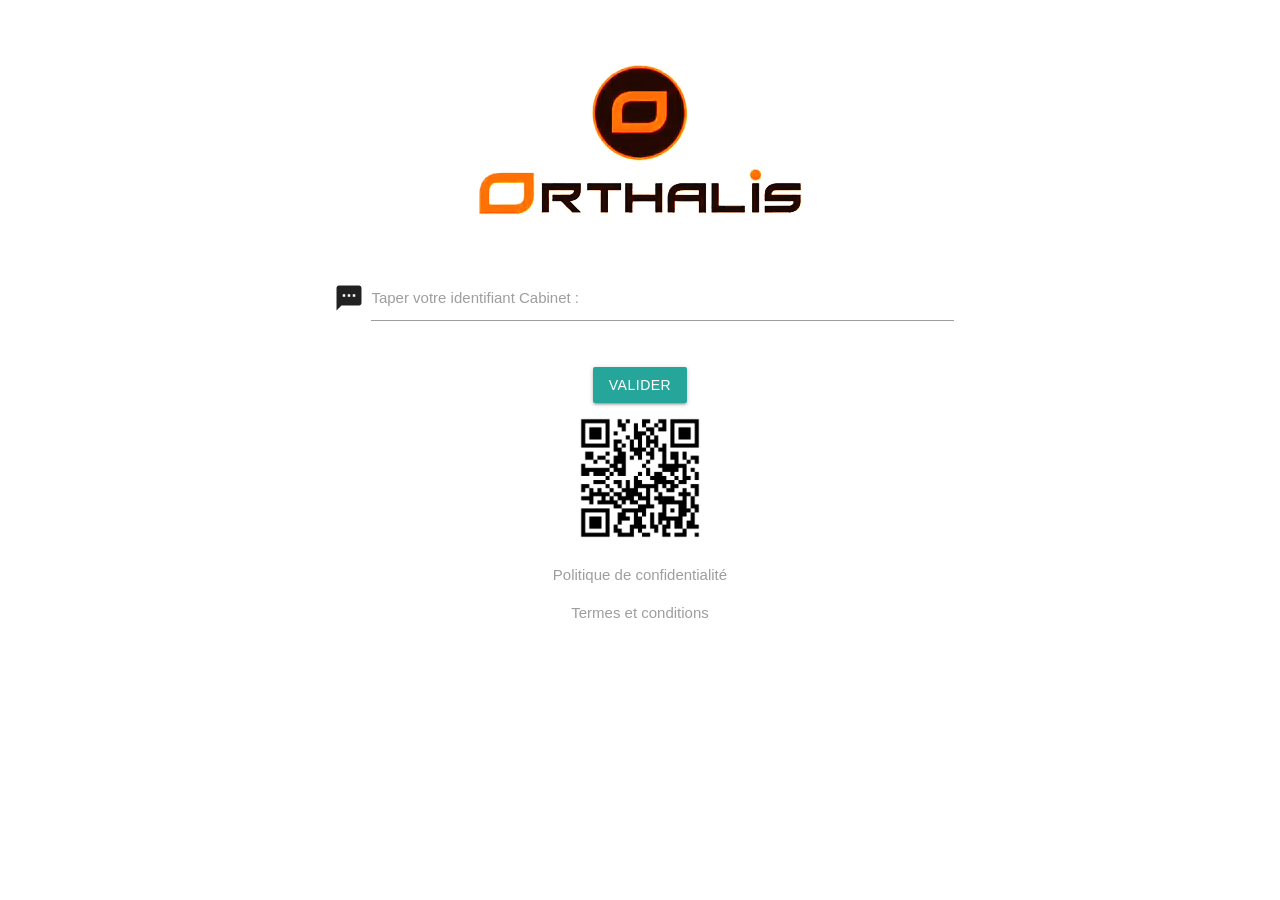
<file: index.html>
<!DOCTYPE html>

<html lang="fr">

<head>
    <meta http-equiv="Content-Type" content="text/html; charset=UTF-8" />
    <meta name="viewport" content="width=device-width, initial-scale=1" />
    <title>Login cabinet</title>
    <link href="https://fonts.googleapis.com/icon?family=Material+Icons" rel="stylesheet">
    <link href="css/materialize.min.css" type="text/css" rel="stylesheet" media="screen,projection" />
    <link href="css/style.css" type="text/css" rel="stylesheet" media="screen,projection" />
</head>

<body>

    <!-- Header -->
    <header class="center">
        <br><br>
        <img src="img/logo-orthalis.png" alt="" class="responsive-img">
        <br><br>
    </header>
    <!-- Sections -->
    <section class="container center">
        <div class="container input-field">
            <i class="material-icons prefix">textsms</i>
            <input type="text" id="autocomplete-input" class="autocomplete">
            <label for="autocomplete-input">Taper votre identifiant Cabinet :</label>
            <br><br>
        </div>
        <a href="loginPatient.html" class="waves-effect waves-light btn">Valider</a>
    </section>



    <!-- Pieds de page -->
    <footer class="footer grey-text">
        <div class="container qrCode center-align">
            <img src="img/qr-code-150x150.png" alt="" class="responsive-img">
            <p>Politique de confidentialité</p>
            <p>Termes et conditions</p>

        </div>
    </footer>
<!-- Scripts -->
    <script src="https://code.jquery.com/jquery-2.1.1.min.js"></script>
    <script src="js/materialize.js"></script>
    <script src="js/init.js"></script>

</body>

</html>
</file>
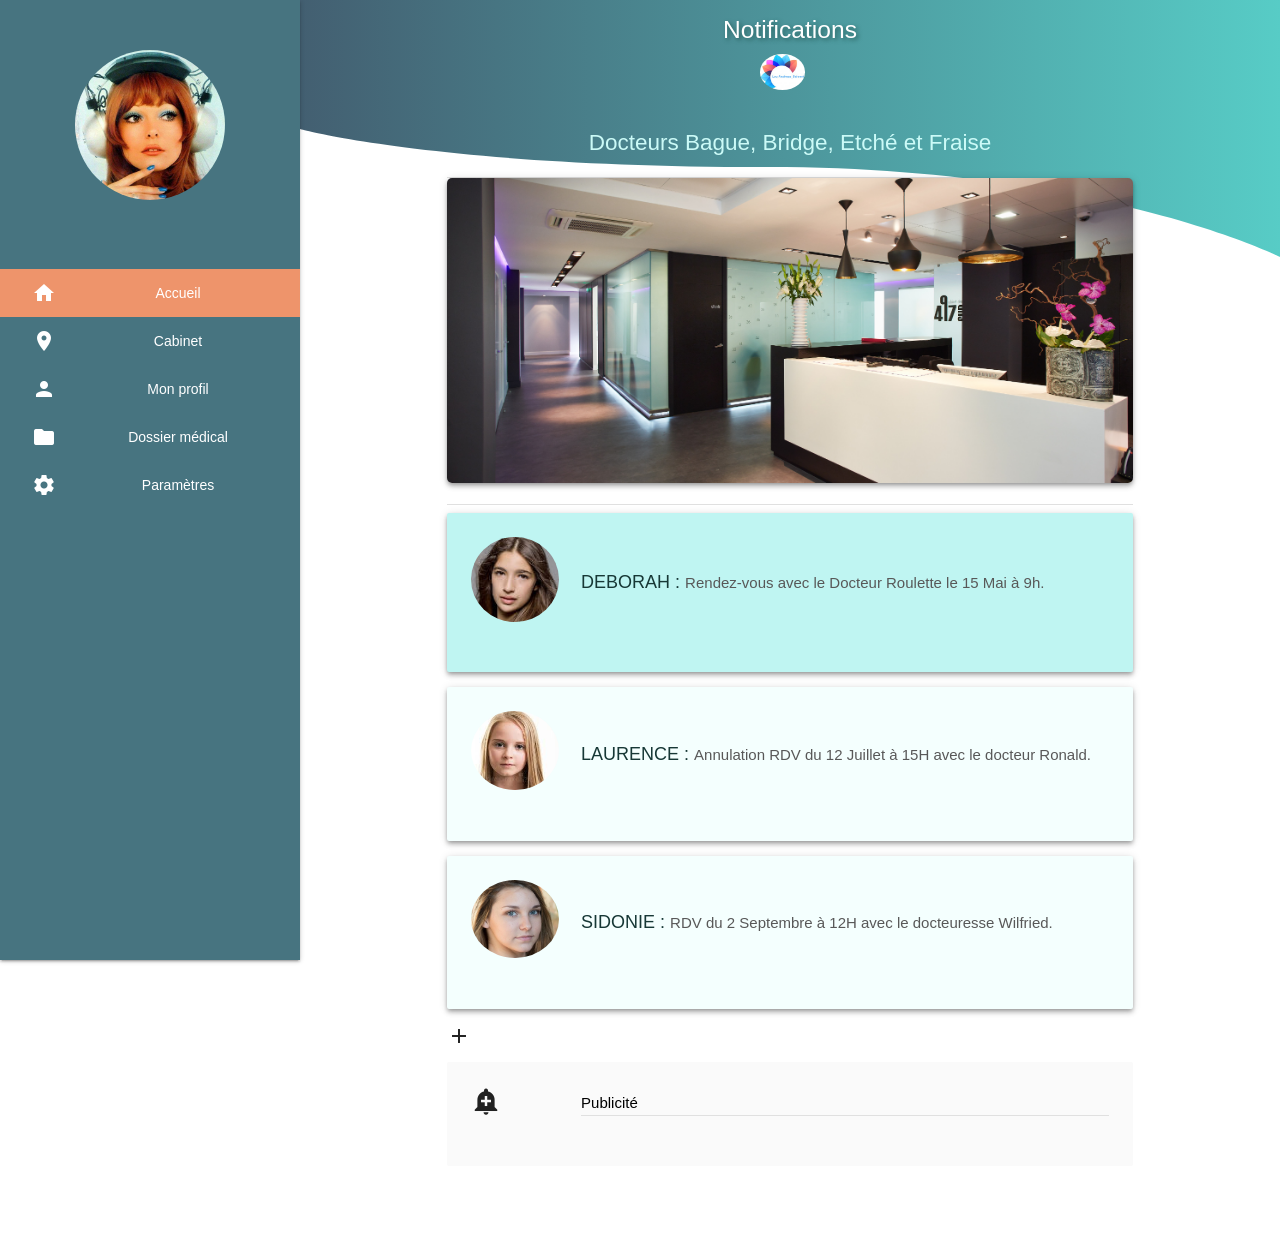
<file: accueil.html>
<!DOCTYPE html>

<html lang="fr">

<head>
    <meta http-equiv="Content-Type" content="text/html; charset=UTF-8" />
    <meta name="viewport" content="width=device-width, initial-scale=1" />
    <title>Accueil</title>
    <link href="https://fonts.googleapis.com/icon?family=Material+Icons" rel="stylesheet">
    <link href="css/materialize.min.css" type="text/css" rel="stylesheet" media="screen,projection" />
    <link href="css/style.css" type="text/css" rel="stylesheet" media="screen,projection" />
<style>
.blink {
    background-color: white !important;
    animation: blink 1.5s infinite ease-in-out;
}
@keyframes blink {

    0% {
        background-color: #f4fffe;  
    }
    25% {
        background-color: #bff5f2;  
    }
    75% {
        background-color: #bff5f2;  
    }
    100% {
        background-color: #f4fffe;  
    }
}

</style>
</head>

<body>
    <!-- Chargement de la page -->
    <div id="loader-wrapper">
        <div id="loader"></div>
        <div class="loader-section section-left"></div>
        <div class="loader-section section-right"></div>
    </div>
    <!-- Navigation -->
    <nav role="navigation"><h5 class="center">Notifications</h5>
        <ul id="slide-out" class="sidenav sidenav-fixed center">
            <li><img src="img/utilisateur.jpg" id="imgUser" class="circle"></li>
            <li><a href="accueil.html" class="active"><i class="material-icons white-text">home</i>Accueil</a></li>
            <li><a href="cabinet.html"><i class="material-icons white-text">location_on</i>Cabinet</a></li>
            <li><a href="profil.html"><i class="material-icons white-text">person</i>Mon profil</a></li>
            <li><a href="dossierMedical.html"><i class="material-icons white-text">folder</i>Dossier médical</a></li>
            <li><a href="parametres.html"><i class="material-icons white-text">settings</i>Paramètres</a></li>
        </ul>
        <a href="#" data-target="slide-out" class="sidenav-trigger"><i class="material-icons">menu</i></a>
    </nav>
    <!-- Page -->
    <main>
        <!-- Header -->
        <header>
            <img class="Opacitevague responsive-img" src="img/vaguetop.svg">
        </header>
        <!-- Sections -->
        <section class="container Container_logo">

            <!-- Notification status urgent -->

    
            <!--derriere regle mon logo-->
            
            <h2 class="center grey-text Titre plusgro"><img id="logo_d" class="dent responsive-img" src="img/dent_orange.png"></h2>
            <h2 id="nameCabinet" class="center grey-text Titre plusgro Titremarge">Fraise</h2>
            <!-- <h2 class="center grey-text Titre">des Docteur Bague, Bridge, Etche et Fraise</h2> cardpanel ou carpanel horizontal -->
            <!--<div class="row center"></div>-->
            <!-- <h6 class="header center light">VOTRE ORTHOPTISTE MALIN!!</h6> -->
            <div class="divider"></div>
        </section>


        <section class="container">
        <img id="imagHeader" class="responsive-img Photoaccueil z-depth-2" src="img/cabinetcoupe.png">
        </section>
   
        <section class="container">
            <div class="section">
                    <div class="divider"></div>
                <!--Les Notifications Une-->
                <!--<div class="col s12 m8 offset-m2 l6 offset-l3">
                    <h6 class="center margetitre5 plusgro">Notifications</h6>
                    <div class="divider"></div>
                    <br>
                    
                </div>-->
                <!--Les Notifications Deux-->
                <div id="notifs"></div>
                
                <!--Les Notifications trois-->
                <div class="col s12 m8 offset-m2 l6 offset-l3">
                    <i class="material-icons ">add</i>
                    <div class="card-panel grey lighten-5 z-depth-0 ">
                        <!--cyan lighten-2 pour changer la couleur-->
                        <div class="row valign-wrapper">
                            <div class="col s2">
                                <i class="small material-icons ">add_alert</i>
                                <!-- notice the "circle" class -->
                            </div>
                            <div class="col s10">
                                <span class="black-text plusgro">
                                    Publicité
                                </span>
        <div class="divider"></div>
                            </div>
                            <div class="divider "></div>
                        </div>
                    </div>
                </div>
            </div>
            <br>
            <br>
        </section>
    </main>
    <!--  Scripts-->
    <script src="https://code.jquery.com/jquery-2.1.1.min.js"></script>
    <script src="js/materialize.js"></script>
    <!-- <script src="./js/accueil_webstorage.js"></script> -->
    <script src="js/init.js"></script>
    <script type="module" src="js/inits.js"></script>
    
</body>

</html>
</file>
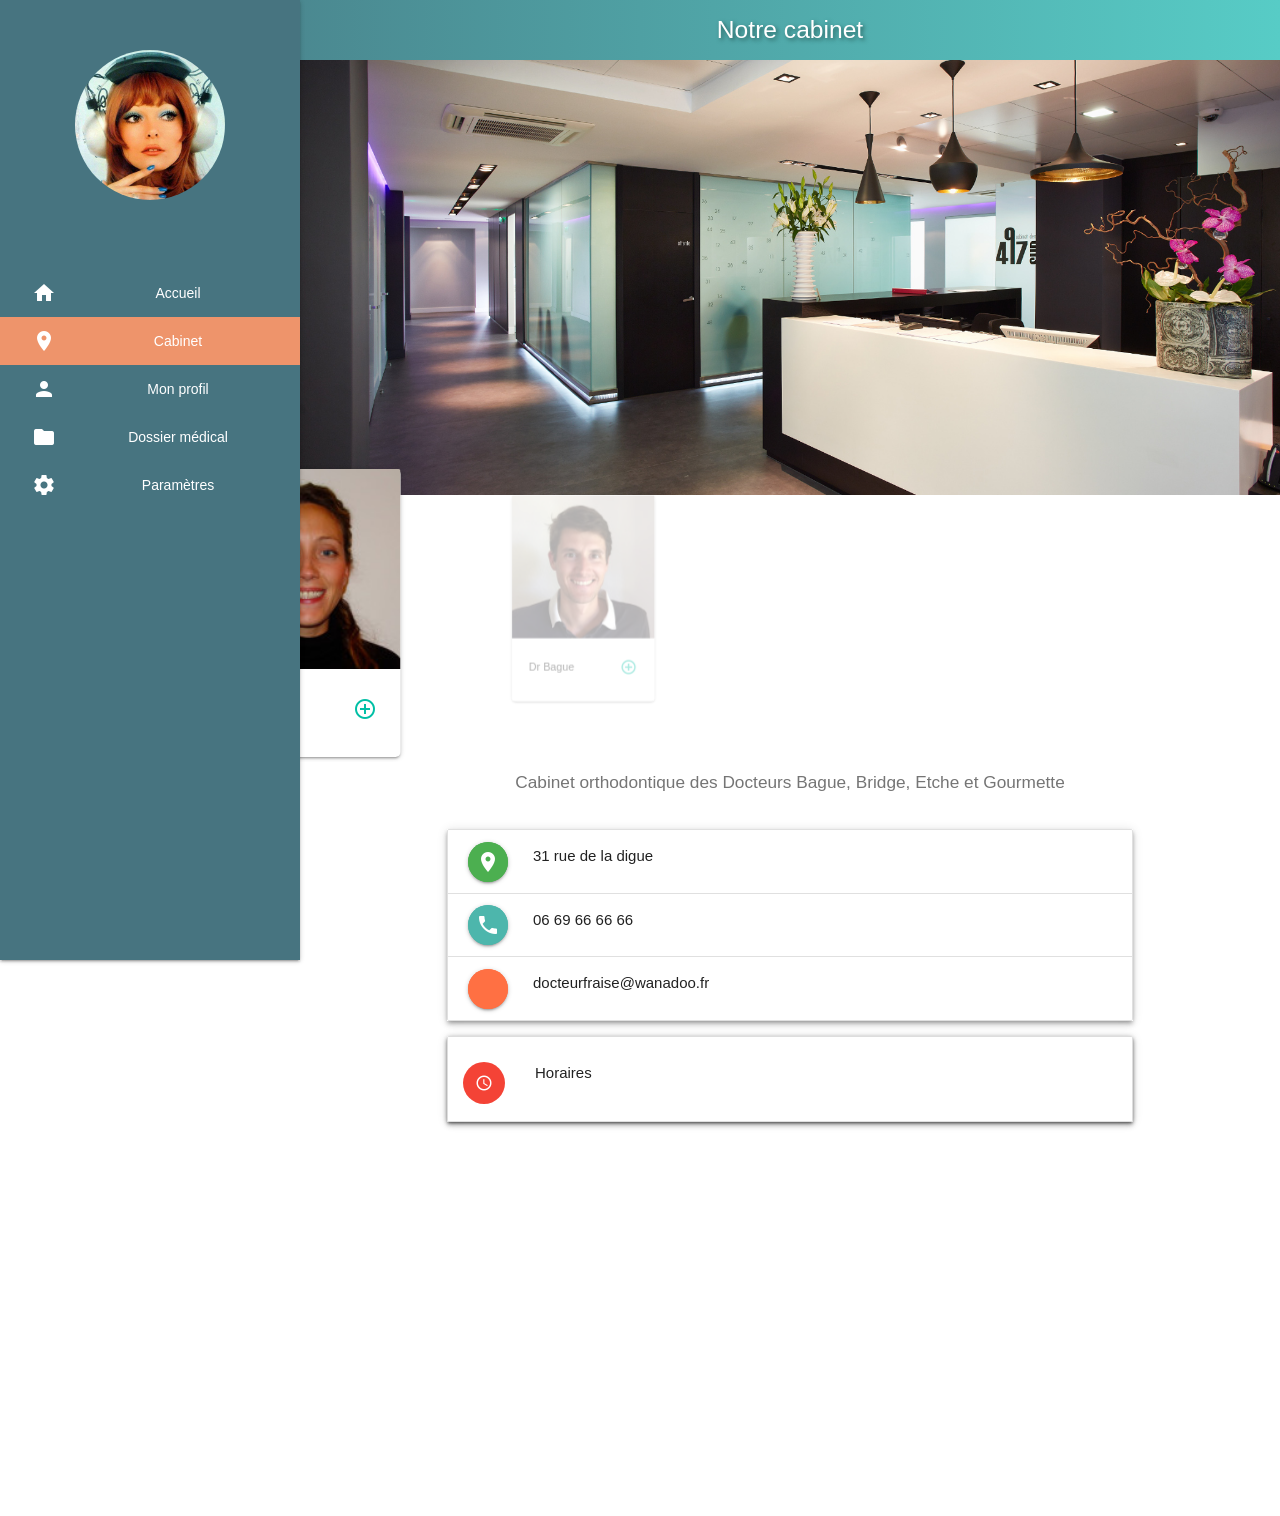
<file: cabinet.html>
<!DOCTYPE html>

<html lang="fr">

<head>
    <meta http-equiv="Content-Type" content="text/html; charset=UTF-8" />
    <meta name="viewport" content="width=device-width, initial-scale=1" />
    <title>Navigation</title>
    <link href="https://fonts.googleapis.com/icon?family=Material+Icons" rel="stylesheet">
    <link href="css/materialize.min.css" type="text/css" rel="stylesheet" media="screen,projection" />
    <link href="css/style.css" type="text/css" rel="stylesheet" media="screen,projection" />
    <script src="js/InitCabinet.js" type="module"></script>
</head>

<body class="MainCabinet">
    
    <!-- Chargement de la page 
    <div id="loader-wrapper">
        <div id="loader"></div>
        <div class="loader-section section-left"></div>
        <div class="loader-section section-right"></div>
    </div>
    -->
    <!-- Navigation -->
    <nav role="navigation"><h5 class="center">Notre cabinet</h5>
        <ul id="slide-out" class="sidenav sidenav-fixed center">
            <li><img src="img/utilisateur.jpg" class="circle"></li>
            <li><a href="accueil.html"><i class="material-icons white-text">home</i>Accueil</a></li>
            <li><a href="cabinet.html" class="active"><i class="material-icons white-text">location_on</i>Cabinet</a></li>
            <li><a href="profil.html"><i class="material-icons white-text">person</i>Mon profil</a></li>
            <li><a href="dossierMedical.html"><i class="material-icons white-text">folder</i>Dossier médical</a></li>
            <li><a href="parametres.html"><i class="material-icons white-text">settings</i>Paramètres</a></li>
        </ul>
        <a href="#" data-target="slide-out" class="sidenav-trigger"><i class="material-icons">menu</i></a>
    </nav>
    <!-- Page -->
    <main>
        <!-- Header -->
        <header>
            <!-- Insertion image cabinet -->
            <img class="responsive-img" id="cabinetImage">
        </header>
        <!-- Sections -->
        <section>
            <!-- Insertion carousel avec card -->
            <div class="carousel Cont">
                <!-- Contenu généré en javascript -->
            </div>
        </section>

        <!-- Ajout de nom cabinet -->
        <div class="container center">
            <h6 class="grey-text text-darken-1" id="cabinetDescription"></h6>
            <br>
        </div>

        <!-- Ajout coordonnées -->
        <section class="container z-depth-2">
            <ul class="collection">
                <li class="collection-item valign-wrapper">
                    <a class="btn-floating pulse green" href="#!"><i class="material-icons">location_on</i></a>
                    <p class="toto" id="cabinetAdresse">
                    </p>
                </li>
                <li class="collection-item  valign-wrapper">
                    <a class="btn-floating pulse teal lighten-2" href="#!"><i class="material-icons">phone</i></a>
                    <p class="toto" id="cabinetTel"><br>
                    </p>
                    <!-- <a href="#!" class="secondary-content"><i class="material-icons">grade</i></a> -->
                </li>
                <li class="collection-item  valign-wrapper">
                    <a class="btn-floating pulse deep-orange lighten-1" href="#!"><i class="material-icons">alternate_email</i></a>
                    <p class="toto" id="cabinetMail"><br>
                    </p>
                </li>
            </ul>
        </section>

        <!-- Ajout collapsible horaire -->
        <section class="container z-depth-2">
            <ul class="collapsible collection coordonnee">
                <li class="collection-item avatar Fond">
                    <div class="collapsible-header Bordure"><i class="material-icons circle red">access_time</i>Horaires
                    </div>
                    <div class="collapsible-body  grey-text text-darken-2" id="cabinetHoraires">
                    </div>
                </li>
            </ul>
        </section>  

        <!-- Ajout carte  -->
        <br>
        <footer class="carte">
            <iframe src="https://www.google.com/maps/embed?pb=!1m18!1m12!1m3!1d3451.8720054365053!2d-0.37054304447418573!3d43.32123418375392!2m3!1f0!2f0!3f0!3m2!1i1024!2i768!4f13.1!3m3!1m2!1s0xd5648afb93c9f3d%3A0xbd2043ae2d7897be!2sTechnopole+H%C3%A9lioparc!5e0!3m2!1sfr!2sfr!4v1527666482899" width="100%" height="350" frameborder="0" style="border:0" allowfullscreen></iframe>
        </footer>
    </main>

    <!--  Scripts-->
    <script src="https://code.jquery.com/jquery-2.1.1.min.js"></script>
    <script src="js/materialize.js"></script>
    <script src="js/init.js"></script>
    

</body>

</html>
</file>
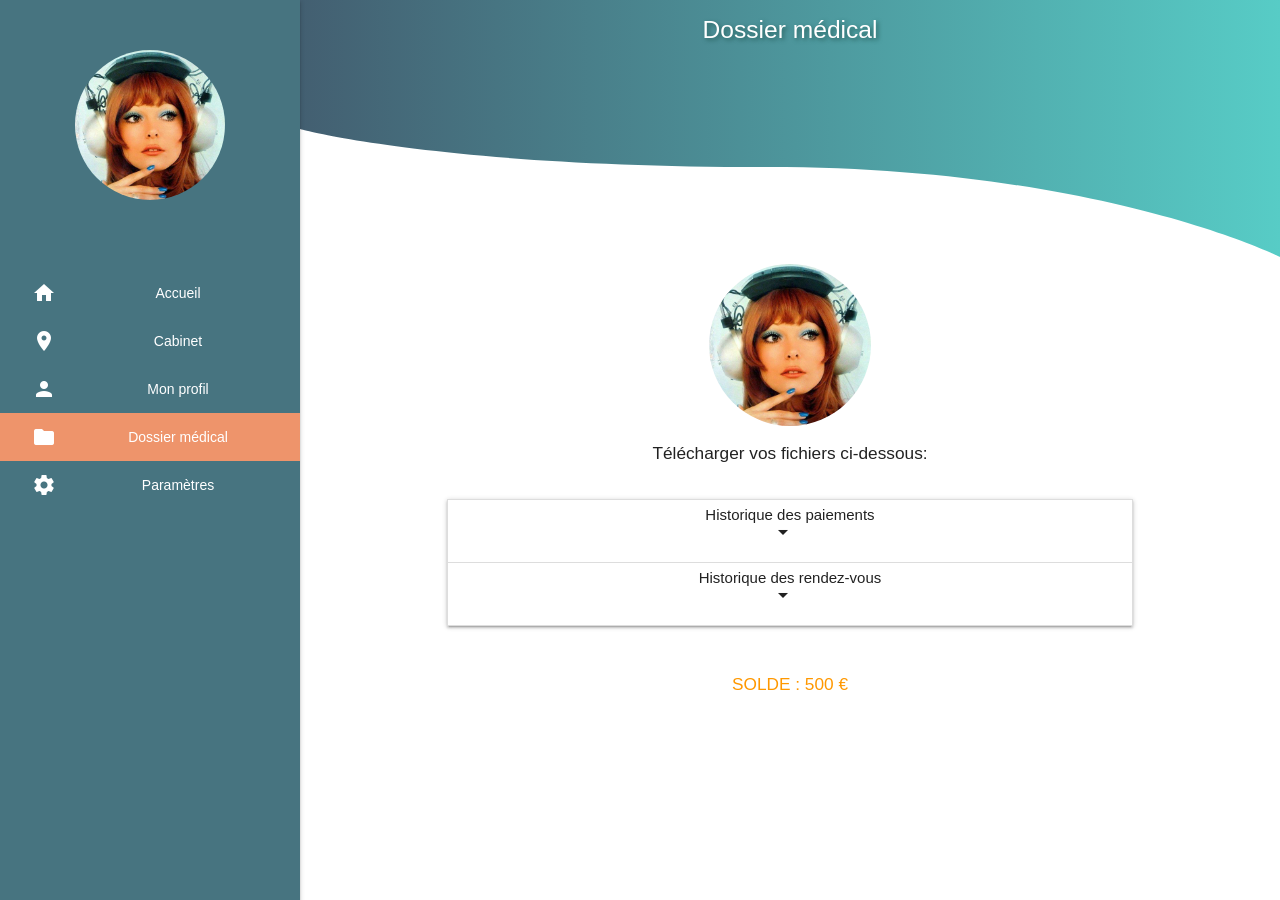
<file: dossierMedical.html>
<!DOCTYPE html>

<html lang="fr">

<head>
    <meta http-equiv="Content-Type" content="text/html; charset=UTF-8" />
    <meta name="viewport" content="width=device-width, initial-scale=1" />
    <title>Navigation</title>
    <link href="https://fonts.googleapis.com/icon?family=Material+Icons" rel="stylesheet">
    <link href="css/materialize.min.css" type="text/css" rel="stylesheet" media="screen,projection" />
    <link href="css/style.css" type="text/css" rel="stylesheet" media="screen,projection" />
    <script type="module" src="./js/initDossierMedical.js"></script>


</head>

<body>

    <!-- Chargement de la page -->
    <div id="loader-wrapper">
        <div id="loader"></div>
        <div class="loader-section section-left"></div>
        <div class="loader-section section-right"></div>
    </div>
    <!-- Navigation -->
    <nav role="navigation"> 
        <h5 class="center">Dossier médical</h5>
       
        <ul id="slide-out" class="sidenav sidenav-fixed center">
            <li>
                <img src="img/utilisateur.jpg" class="circle">
            </li>
            <li>
                <a href="accueil.html">
                    <i class="material-icons white-text">home</i>Accueil</a>
            </li>
            <li>
                <a href="cabinet.html">
                    <i class="material-icons white-text">location_on</i>Cabinet</a>
            </li>
            <li>
                <a href="profil.html">
                    <i class="material-icons white-text">person</i>Mon profil</a>
            </li>
            <li>
                <a href="dossierMedical.html" class="active">
                    <i class="material-icons white-text">folder</i>Dossier médical</a>
            </li>
            <li>
                <a href="parametres.html">
                    <i class="material-icons white-text">settings</i>Paramètres</a>
            </li>
        </ul>
        <a href="#" data-target="slide-out" class="sidenav-trigger">
            <i class="material-icons">menu</i>
        </a>
    </nav>
    <!-- Page -->
    <main>
        <!-- Header -->
        <header class="center">
            <img class="vague" src="img/vaguetop.svg">
            <img src="img/utilisateur.jpg" alt="" class="circle responsive-img Picture">
            <h6 class="center">Télécharger vos fichiers ci-dessous:</h6>
            <br>
        </header>
        <!-- Sections -->
        <section class="container">
            <ul class="collapsible">
                <li class="center">
                    <div class="collapsible-header Paiement">
                        Historique des paiements
                        <p>
                            <i class="material-icons">arrow_drop_down</i>
                        </p>

                    </div>
                    <div class="collapsible-body premier" id="fact">
                        <!-- <div class="collapsible-header factures">
                            <i class="material-icons">file_download</i>Facture du 05/05/18
                        </div>
                        <div class="collapsible-body2 deuxieme">
                            <div class="collapsible-header">
                                <i class="material-icons">file_download</i>Facture du 12/05/18
                            </div>
                        </div>
                        <div class="collapsible-body3 troisieme">
                            <div class="collapsible-header">
                                <i class="material-icons">file_download</i>Facture du 14/05/18
                            </div> -->
                    </div>

                    </div>
                    </div>
                </li>

                <li class="center">
                    <div class="collapsible-header Rendez-vous ">
                        Historique des rendez-vous
                        <p>
                            <i class="material-icons">arrow_drop_down</i>
                        </p>

                    </div>
                    <div class="collapsible-body premier" id="historendv">
                         <!-- <div class="collapsible-header rdv">
                            <i class="material-icons" id="icon">file_download</i>Compte-rendu du 05/05/18
                        </div>
                        <div class="collapsible-body2 deuxieme">
                            <div class="collapsible-header">
                                <i class="material-icons">file_download</i>Compte-rendu du 12/05/18
                            </div>
                        </div>
                        <div class="collapsible-body3 troisieme">
                            <div class="collapsible-header">
                                <i class="material-icons ">file_download</i>Compte-rendu du 14/05/18
                            </div>
                        </div> -->
                    </div> 
                    </div>
                </li>
            </ul>
        </section>

        <br>

        <footer class="container center">
            <h6 class="center orange-text">
                 SOLDE : <span id="solde"></span> €
            </h6>
        </footer>
    </main>

    <!--  Scripts-->

    <script src="https://code.jquery.com/jquery-2.1.1.min.js"></script>
    <script src="js/materialize.js"></script>
    <script src="js/init.js"></script>


</body>

</html>
</file>
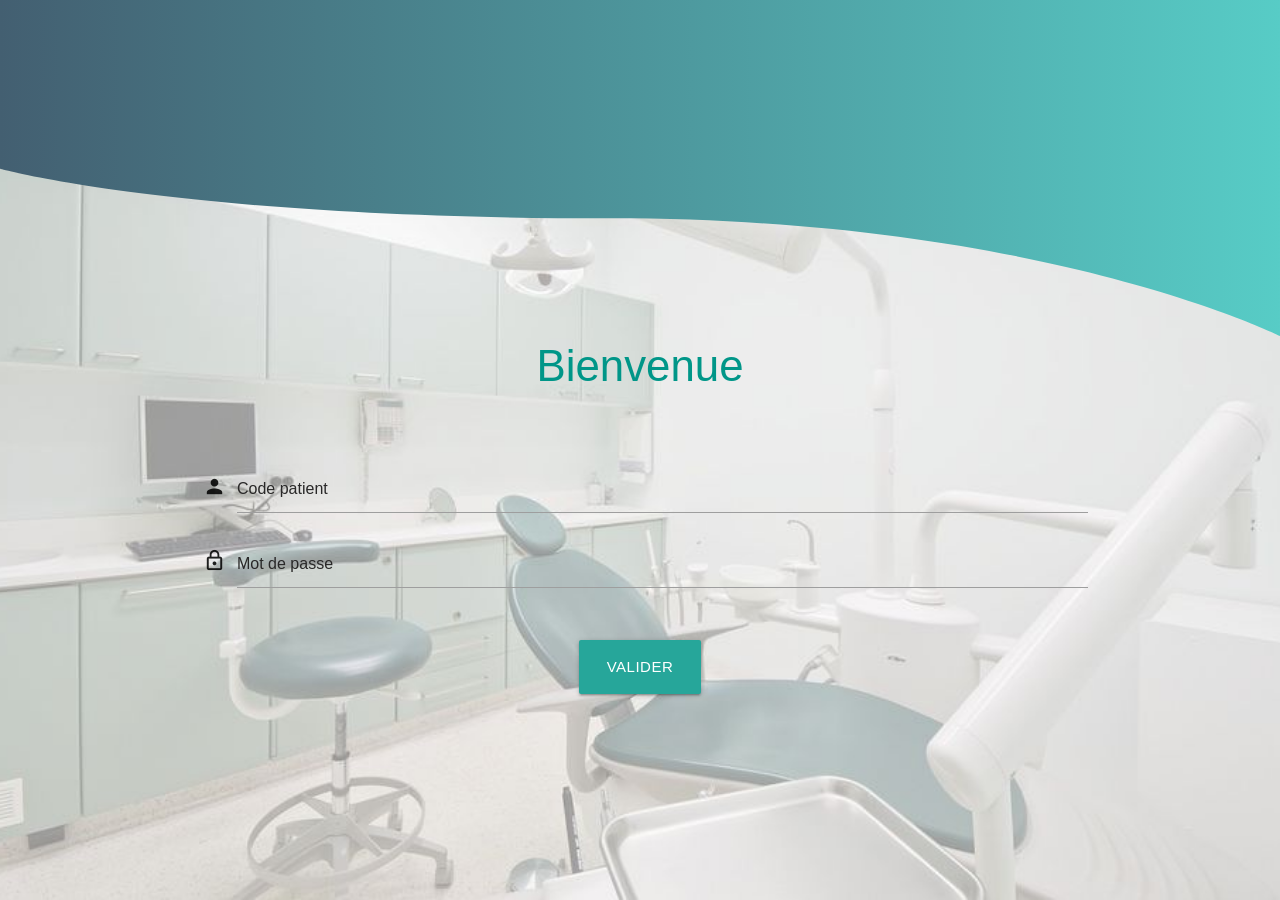
<file: loginPatient.html>
<!DOCTYPE html>

<html lang="fr">

<head>
    <meta http-equiv="Content-Type" content="text/html; charset=UTF-8" />
    <meta name="viewport" content="width=device-width, initial-scale=1" />
    <title>Mon profil</title>
    <link href="https://fonts.googleapis.com/icon?family=Material+Icons" rel="stylesheet">
    <link href="css/materialize.min.css" type="text/css" rel="stylesheet" media="screen,projection" />
    <link href="css/style.css" type="text/css" rel="stylesheet" media="screen,projection" />
    <link href="css/loginPatient.css" type="text/css" rel="stylesheet" />
</head>

<body class="font">
    
    <!-- Chargement de la page -->
    <div id="loader-wrapper">
        <div id="loader"></div>
        <div class="loader-section section-left"></div>
        <div class="loader-section section-right"></div>
    </div>
    <!-- Header -->
    <header>
        <img class="vaguetop" src="img/vaguetop.svg">
    </header>
    <!-- Sections -->
    <section class="container center">
        <h3 class="teal-text text">Bienvenue</h3>
        <br>
        <br>
        <form>
            <div class="input-field">
                <i class="material-icons prefix">person</i>
                <textarea placeholder="Code patient" class="materialize-textarea"></textarea>
            </div>
            <div class="input-field">
                <i class="material-icons prefix">lock_outline</i>
                <textarea placeholder="Mot de passe" class="materialize-textarea"></textarea>
            </div>
            <br>
            <a class="btn-large waves-effect waves-light" type="submit" name="action" href="accueil.html">Valider</a>
        </form>
    </section>

    <!-- Footer -->
    <footer>
        <img class="vaguebottom hide-on-med-and-up" src="img/vaguebottom.svg">
    </footer>
    <!--  Scripts-->
    <script src="https://code.jquery.com/jquery-2.1.1.min.js"></script>
    <script src="js/materialize.js"></script>
    <script src="js/init.js"></script>

</body>

</html>
</file>
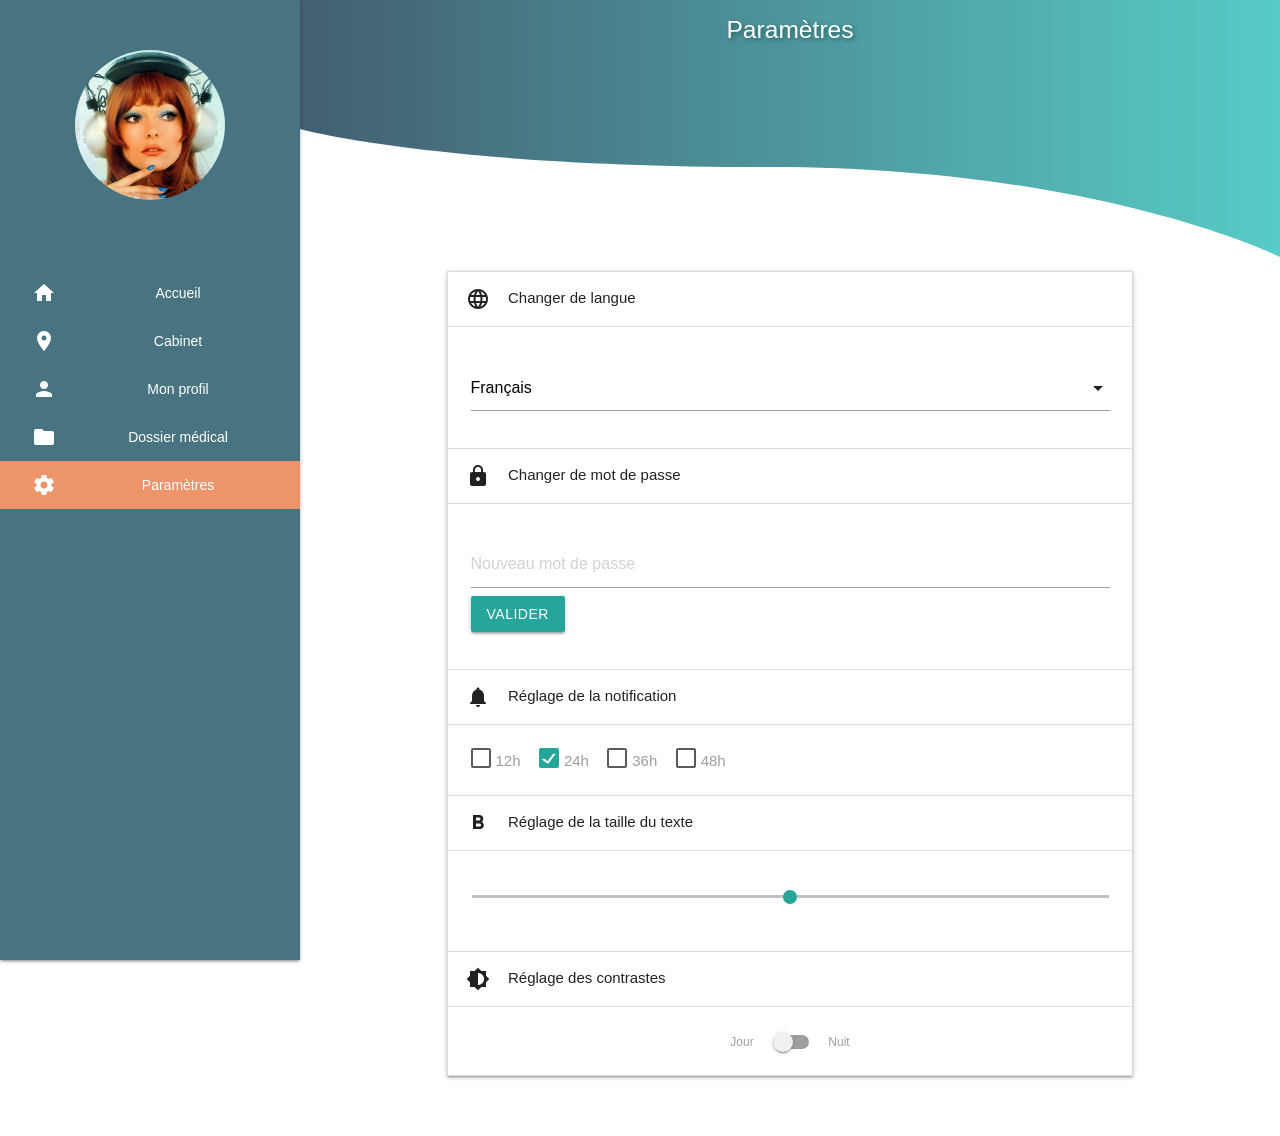
<file: parametres.html>
<!DOCTYPE html>

<html lang="fr">

<head>
    <meta http-equiv="Content-Type" content="text/html; charset=UTF-8" />
    <meta name="viewport" content="width=device-width, initial-scale=1" />
    <title>Navigation</title>
    <link href="https://fonts.googleapis.com/icon?family=Material+Icons" rel="stylesheet">
    <link href="css/materialize.min.css" type="text/css" rel="stylesheet" media="screen,projection" />
    <link href="css/style.css" type="text/css" rel="stylesheet" media="screen,projection" />
</head>

<body>

    <!-- Chargement de la page
    <div id="loader-wrapper">
        <div id="loader"></div>
        <div class="loader-section section-left"></div>
        <div class="loader-section section-right"></div>
    </div>   -->
    <!-- Navigation -->
    <nav role="navigation"><h5 class="center">Paramètres</h5>
        <ul id="slide-out" class="sidenav sidenav-fixed center">
            <li><img src="img/utilisateur.jpg" class="circle"></li>
            <li><a href="accueil.html"><i class="material-icons white-text">home</i>Accueil</a></li>
            <li><a href="cabinet.html"><i class="material-icons white-text">location_on</i>Cabinet</a></li>
            <li><a href="profil.html"><i class="material-icons white-text">person</i>Mon profil</a></li>
            <li><a href="dossierMedical.html"><i class="material-icons white-text">folder</i>Dossier médical</a></li>
            <li><a href="parametres.html" class="active"><i class="material-icons white-text">settings</i>Paramètres</a></li>
        </ul>
        <a href="#" data-target="slide-out" class="sidenav-trigger"><i class="material-icons">menu</i></a>
    </nav>
    <!-- Page -->
    <main>
        <!-- Header -->
        <header>
            <img class="vague responsive-img"  src="img/vaguetop.svg">
        </header>
        <!-- Sections -->
        <section class="container">
            <!-- Accordeon -->
            <ul class="collapsible expandable">
                <li class="active">
                    <div class="collapsible-header">
                        <i class="material-icons">language</i>Changer de langue
                    </div>
                    <div class="collapsible-body pad15">
                        <span>
                            <div class="input-field col s12">
                                <select>
                                    <option value="" disabled selected>Français</option>
                                    <option value="1">Français</option>
                                    <option value="2">Anglais</option>
                                    <option value="3">Espagnol</option>
                                </select>
                            </div>
                        </span>
                    </div>
                </li>
                <li class="active">
                    <div class="collapsible-header">
                        <i class="material-icons">lock</i>Changer de mot de passe
                    </div>
                    <div class="collapsible-body pad15">
                        <span>
                            <div class="input-field col s6">
                                <input placeholder="Nouveau mot de passe" id="mdp" type="text" class="validate">
                                <button class="btn waves-effect waves-light" type="submit" name="action">Valider
                                </button>
                            </div>
                        </span>
                    </div>
                </li>
                <li class="active">
                    <div class="collapsible-header">
                        <i class="material-icons">notifications</i>Réglage de la notification
                    </div>
                    <div class="collapsible-body pad15">
                        <span>
                            <label>
                                <input type="checkbox" class="filled-in" />
                                <span>12h</span>
                            </label>
                            <label>
                                <input type="checkbox" class="filled-in" checked="checked" />
                                <span>24h</span>
                            </label>
                            <label>
                                <input type="checkbox" class="filled-in" />
                                <span>36h</span>
                            </label>
                            <label>
                                <input type="checkbox" class="filled-in" />
                                <span>48h</span>
                            </label>
                        </span>
                    </div>
                </li>
                <li class="active">
                    <div class="collapsible-header">
                        <i class="material-icons">format_bold</i>Réglage de la taille du texte
                    </div>
                    <div class="collapsible-body pad15">
                        <span>
                            <form action="#">
                                <p class="range-field">
                                    <input type="range" id="test5" min="0" max="100" />
                                </p>
                            </form>
                        </span>
                    </div>
                </li>
                <li class="active">
                    <div class="collapsible-header">
                        <i class="material-icons">brightness_medium</i>Réglage des contrastes
                    </div>
                    <div class="collapsible-body pad15">
                        <span></span>
                        <div class="switch" style="text-align: center;">
                            <label>
                                Jour
                                <input type="checkbox">
                                <span class="lever"></span>
                                Nuit
                            </label>
                        </div>
                        </span>
                    </div>
                </li>
            </ul>
        </section>
        <br><br>
    </main>
    <!--  Scripts-->
    <script src="https://code.jquery.com/jquery-2.1.1.min.js"></script>
    <script src="js/materialize.js"></script>
    <script src="js/init.js"></script>
    <!-- Script spécifique à la page -->
    <script>
        var elem = document.querySelector('.collapsible.expandable');
        var instance = M.Collapsible.init(elem, {
            accordion: false
        });
    </script>

    </body>
    
</html>
</file>
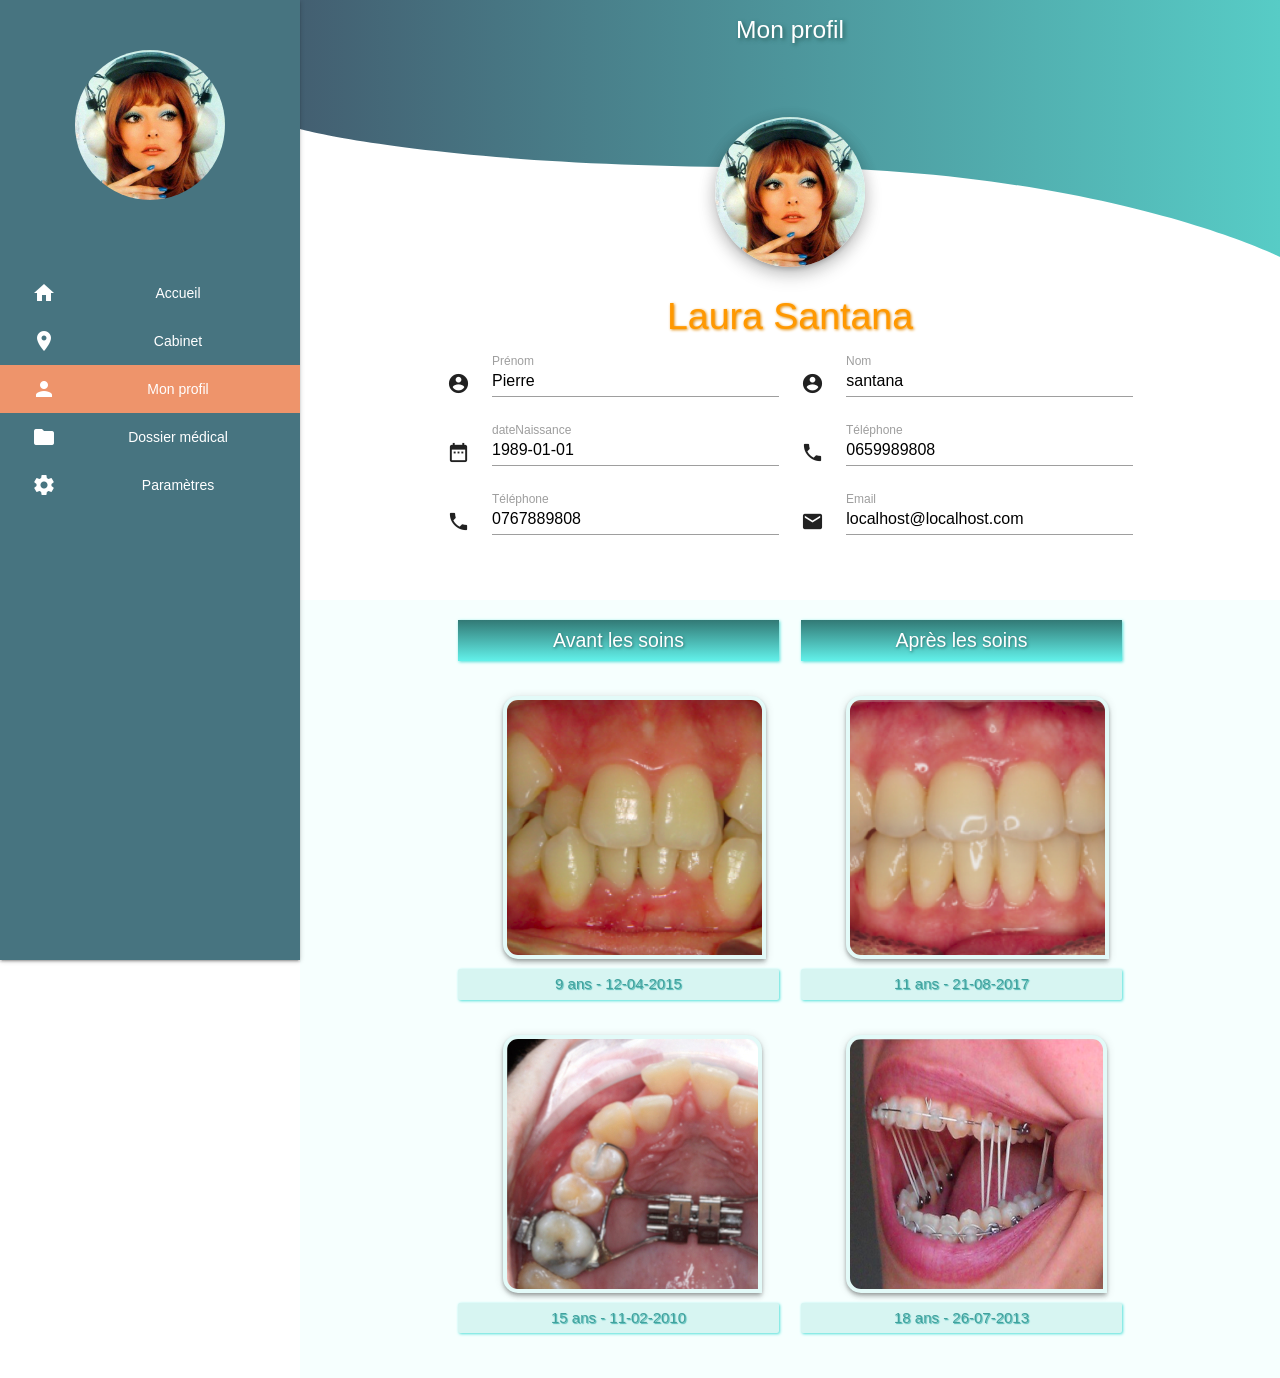
<file: profil.html>
<!DOCTYPE html>

<html lang="fr">

<head>
    <meta http-equiv="Content-Type" content="text/html; charset=UTF-8" />
    <meta name="viewport" content="width=device-width, initial-scale=1" />
    <title>Mon profil</title>
    <link href="https://fonts.googleapis.com/icon?family=Material+Icons" rel="stylesheet">
    <link href="css/materialize.min.css" type="text/css" rel="stylesheet" media="screen,projection" />
    <link href="css/style.css" type="text/css" rel="stylesheet" media="screen,projection" />
</head>

<body>

    <!-- Chargement de la page -->
    <div id="loader-wrapper">
        <div id="loader"></div>
        <div class="loader-section section-left"></div>
        <div class="loader-section section-right"></div>
    </div>
    <!-- Navigation -->
    <nav role="navigation">
        <h5 class="center">Mon profil</h5>
        <ul id="slide-out" class="sidenav sidenav-fixed center">
            <li>
                <img src="img/utilisateur.jpg" id="imgClient" class="circle">
            </li>
            <li>
                <a href="accueil.html">
                    <i class="material-icons white-text">home</i>Accueil</a>
            </li>
            <li>
                <a href="cabinet.html">
                    <i class="material-icons white-text">location_on</i>Cabinet</a>
            </li>
            <li>
                <a href="profil.html" class="active">
                    <i class="material-icons white-text">person</i>Mon profil</a>
            </li>
            <li>
                <a href="dossierMedical.html">
                    <i class="material-icons white-text">folder</i>Dossier médical</a>
            </li>
            <li>
                <a href="parametres.html">
                    <i class="material-icons white-text">settings</i>Paramètres</a>
            </li>
        </ul>
        <a href="#" data-target="slide-out" class="sidenav-trigger">
            <i class="material-icons">menu</i>
        </a>
    </nav>
    <!-- Page -->
    <main>
        <!-- Header -->
        <header>
            <img class="responsive-img" src="img/vaguetop.svg">
            <div class="container center-align textHeader">
                <img class="ImgProfil circle z-depth-3" src="img/utilisateur.jpg" id="photoProfil">
                <h4 class="TextNomUtilisateur center orange-text">Laura Santana</h4>
                <!--<div class="row center">
                    <h5 class="header col s12 light">Consulter et modifier vos informations :</h5>
                </div>-->
            </div>
        </header>
        <!-- Sections -->
        <section class="container">
            <!-- Formulaire -->
            <form class="col s12">
                <div class="row">
                    <div class="input-field col l6 s12">
                        <i class="material-icons prefix">account_circle</i>
                        <input id="prenom" id="icon_prefix" value=" " type="text" class="validate prenom">
                        <label for="icon_prefix" id="Prénom">Prénom</label>
                    </div>
                    <div class="input-field col l6 s12">
                        <i class="material-icons prefix">account_circle</i>
                        <input id="nom" id="icon_prefix" value=" " type="text" class="validate nom">
                        <label for="icon_prefix">Nom</label>
                    </div>
                    <div class="input-field col l6 s12">
                        <i class="material-icons prefix">date_range</i>
                        <input id="dateNaissance" id="icon_telephone date" value=" " type="text" class="validate date">
                        <label for="icon_date">dateNaissance</label>
                    </div>
                    <div class="input-field col l6 s12">
                        <i class="material-icons prefix">phone</i>
                        <input id="telephone1" value=" " type="text" class="validate tel">
                        <label for="icon_telephone">Téléphone</label>
                    </div>
                    <div class="input-field col l6 s12">
                        <i class="material-icons prefix">phone</i>
                        <input id="telephone2" id="icon_telephone tel" value=" " type="text" class="validate tel">
                        <label for="icon_telephone">Téléphone</label>
                    </div>
                    <div class="input-field col l6 s12">
                        <i class="material-icons prefix">mail</i>
                        <input id="email" id="icon_email" value=" " type="text" class="validate mail">
                        <label for="icon_email">Email</label>
                    </div>

            </form>
        </section>

        <br>
        <!-- Carousel
        <section class="row center">
            <h5 class="light col s10 offset-s1">Vos photos enregistrées :</h5>
            <div class="CarouselProfil carousel carousel-slider indicators col s10 m4 offset-s1 offset-m4">
                <a class="carousel-item" href="#one!"><img class="" src="img/dent1.jpg"></a>
                <a class="carousel-item" href="#two!"><img class="" src="img/dent2.jpg"></a>
                <a class="carousel-item" href="#three!"><img class="" src="img/dent3.jpg"></a>
            </div>
        </section>
        -->
        <section class="GridImage">
            <section class="container center-align">

                    <div class="row">
                            <div class="col s6 m6 l6">
                                    <h5 class="title_col_img"><span>Avant</span> les soins</h5>
                            </div>
                            <div class="col s6 m6 l6">
                                <h5 class="title_col_img"><span>Après</span> les soins</h5>
                            </div>
                        </div>


                <div class="row">
                    <div class="col s6 m6 l6">
                        <img src="img/dent1.jpg" alt="" class="z-depth-2 responsive-img materialboxed" id="photoFaceAv">
                        <p class="info_img_dent">
                        <span class="age_soin">9 ans</span> - 
                        <span class="date_img_soin">12-04-2015</span>
                        </p>
                    </div>
                    <div class="col s6 m6 l6">
                        <img src="img/dent2.jpg" alt="" class="z-depth-2 responsive-img materialboxed" id="photoFaceAp">
                        <p class="info_img_dent">
                        <span class="age_soin">11 ans</span> - 
                        <span class="date_img_soin">21-08-2017</span>
                        </p>
                    </div>
                </div>
                <div class="row">
                    <div class="col s6 m6 l6">
                        <img src="img/dent3.jpg" alt="" class="z-depth-2 responsive-img materialboxed" id="photoIntraAv">
                        <p class="info_img_dent">
                            <span class="age_soin">15 ans</span> - 
                            <span class="date_img_soin">11-02-2010</span>
                        </p>
                    </div>
                    <div class="col s6 m6 l6">
                        <img src="img/dent4.png" alt="" class="z-depth-2 responsive-img materialboxed" id="photoIntraAp">
                        <p class="info_img_dent">
                            <span class="age_soin">18 ans</span> - 
                            <span class="date_img_soin">26-07-2013</span>
                        </p>
                    </div>
                </div>
            </section>
        </section>

    </main>
    <!--  Scripts-->
    <script src="https://code.jquery.com/jquery-2.1.1.min.js"></script>
    <script src="js/materialize.js"></script>
    <script src="js/init.js"></script>
    <script type="module" src="js/initProfile.js"></script>


</body>

</html>
</file>
<file: css/style.css>
html, body {
    /* couleurs */
    --colorSidenav: #477480;
    --colorSidenavClaire: #57ccc6;
    --colorActive: #ee946b;
    --colorPoliceBlanche: #ffff;
    
    --colorActiveFonce: #e66131;
}
    main {
        /* Décalage de 300px pour la sidebar */
        padding-left: 300px;
        
    }

    nav, nav .nav-wrapper i, nav a.sidenav-trigger, nav a.sidenav-trigger i {
        /* Navbar contient le burger mais est invisible */
        background: none;
        height: 60px;
        position: absolute;
        top: 0;
        box-shadow: none;
    }

    nav h5 {
        padding-left: 300px;
    }

    .sidenav {
        background: var(--colorSidenav);
    }
        .sidenav img {
            margin-top: 50px;
            margin-bottom: 50px;
            width: 150px;
        }
        .sidenav li a {
            color: var(--colorPoliceBlanche);
        }
        .sidenav-trigger {
            color: var(--colorPoliceBlanche);
            text-shadow: grey 0px 2px 3px;
        }
        .sidenav li a.active {
            background: var(--colorActive);
        }
    
    @media only screen and (max-width : 992px) {
        #index-banner .section {
            top: 0;
        }
    }
    @media only screen and (max-width : 992px) {
        header, main, footer, nav h5 {
            padding-left: 0;
        }
    }
    /* En-tête commune aux pages : */
    header .Vague {
        top: 0;
        min-width: 100%;
        z-index: 3;
        position: absolute;
    }
    /* Page Accueil : ============================================================ */
    /*classe pour les polices dans la notif voila*/
    /*.plusgro {
     font-weight: bold;
    }*/
    .dent{
        height: 45px;
        width: 45px;
        border-radius: 50%;
        top: 37px;
        margin-right: 15px;
        
    }
    .Photoaccueil {
        border-radius: 5px;
    }    
    .Opacitevague {
       opacity: 1;
       z-index: 1;
    }
    /* .Foto4 {
        background-image: url("../img/cabinetcoupe.png");
    }     */

    .Container_logo {
        margin-top: -25% !important;
    }
    @media screen and (min-width:840px) {
    .Titre{
        font-size: 1.5em;
        color: /*#337c77*/ #cbfaf7 !important;
    }
}
@media screen and (max-width:840px) {
    .Titre{
        font-size: 1.5em;
        color:   #275f5b !important;
    }
}

    .Fondcard{
    background: linear-gradient(to right, rgb(230, 97, 49, 0.9) , rgb(235, 238, 237));
    }
    .margetitre5{
        margin-top: 10px;
    }
    /*.Titremarge {
        margin-top: -7px;
    }*/
    .Notif {
        font-size: 1em;
        color: rgb(88, 88, 88); 
    }
    .Notif > span {
        font-size: 1.2em;
        text-transform:uppercase;
        color: #173836;

    }
    .Notif2 {
        margin-top: 10px;
    }

    /* Page Cabinet ================================================================ */
    .MainCabinet {
        padding-top: 60px;
    }
        .MainCabinet nav {
            background: linear-gradient(to right, var(--colorSidenav), var(--colorSidenavClaire));
        }
    .Formecard {
        border-radius: 5px;
        /* font-size: 10px; */
     }
    .Cont {
       margin-top: -140px;
    }
    .Taillepolice{
       font-size: 1em!important;
    } 
    .Bordure {
       border: 0;
    } 
    .Fond {
       background-color: white!important;
    }
    .toto {
        margin-left: 25px;
    }

    /* Page Mon profil : =========================================================== */
    .ImgProfil {
        width: 200px;
    }
    .TextNomUtilisateur {
        font-size: 2.5rem;
        text-shadow: 1px 1px 3px #e48b05;
    }
    .GridImage {
        padding-top: 20px;
        padding-bottom: 10px;
        background: #f6fffe/*rgb(240, 240, 240)*/;
    }
    .moin {
        font-size: 1em;
    }
    .titre2 {
        font-size: 2em;
    }
    header .textHeader .ImgProfil {
        width:40%;
        max-width: 150px;
    }
    form .input-field .material-icons {
        font-size: 1.5rem;
    }
    form .input-field .validate {
        height: 2rem;
    }

    h5.title_col_img {
        box-shadow: 1px 1px 3px #53e0d9;
        text-shadow: 1px 1px 3px #2d706d;
        /*width: 85%;*/
        color: white;
        padding: .5em;
        margin: 0 0 15px;
        font-size: 1.3em;
        background: #327975;
        background: linear-gradient(#327975, #62f1ea);
        
    }
    p.info_img_dent {
        color: #41a19d;
        padding: 4px;
        border-radius: 2px 2px;
        background: #d7f5f2;
        box-shadow: 1px 1px 3px #53e0d9;
        text-shadow: 1px 1px 1px #4cb9b4;
    }
    @media screen and (max-width:640px) {
    .material-placeholder > img {
        margin: 0 auto 10px 2% !important; 
        padding: 4px;
        border-radius: 15px 15px 0 15px;
        background: #e3faf8;
    }
}
@media screen and (min-width:640px) and (max-width:800px) {
    .material-placeholder > img {
        margin: 0 auto 10px 5% !important; 
        padding: 4px;
        border-radius: 15px 15px 0 15px;
        background: #e3faf8;
    }
}
@media screen and (min-width:800px) {
    .material-placeholder > img {
        margin: 0 auto 10px 14% !important; 
        padding: 4px;
        border-radius: 15px 15px 0 15px;
        background: #e3faf8;
    }
}
nav h5 {
    text-shadow: 2px 2px 4px #28615e;
}

    .textHeader {
        margin: -15% auto 0 auto;
    }

    /* Page Dossier médical : ===================================================== */
    .corps{
        height: 100%;
        width: 100%;
        font-size: 12px;
    }
    .Picture{
        height:18vh;
        width: 18vh;
    }
    .Paiement {
        display: block;
        text-align: center;
        line-height: 0;
        height: 7vh;
     
    }
    .Rendez-vous{
        display: block;
        text-align: center;
        line-height: 0;
        height: 7vh;
    }
    p {
        margin-top: 5px;
    }
    .premier{
        padding: 0;
        }
    .deuxieme{
        padding:0;
    }
    .troisieme{
        padding :0;
    }
    
    /* Page Paramètres : ============================================================ */
    .collapsible .pad15 {
        padding: 1.5rem;
    }
    [type="checkbox"] + span:not(.lever) {
        padding-left: 25px;
        padding-right: 15px;
    }

    /* Page Login patient : ============================================================ */
    .vaguetop {
        width:100%;
    }
    .vaguebottom {
        position:fixed;
        bottom:0;
        width:100%;
    }
    
    /* Page Login cabinet : ======================================================= */
    
    
    /* Page loading ===================================================================== */
    #loader-wrapper {
        position: fixed;
        top: 0;
        left: 0;
        width: 100%;
        height: 100%;
        z-index: 1000;
    }
    #loader {
        display: block;
        position: relative;
        left: 50%;
        top: 50%;
        width: 150px;
        height: 150px;
        margin: -75px 0 0 -75px;
        border-radius: 50%;
        border: 3px solid transparent;
        border-top-color: var(--colorSidenav);
    
        -webkit-animation: spin 2s linear infinite; /* Chrome, Opera 15+, Safari 5+ */
        animation: spin 2s linear infinite; /* Chrome, Firefox 16+, IE 10+, Opera */
    
        z-index: 1001;
    }
    
        #loader:before {
            content: "";
            position: absolute;
            top: 5px;
            left: 5px;
            right: 5px;
            bottom: 5px;
            border-radius: 50%;
            border: 3px solid transparent;
            border-top-color: var(--colorActive);
    
            -webkit-animation: spin 3s linear infinite; /* Chrome, Opera 15+, Safari 5+ */
            animation: spin 3s linear infinite; /* Chrome, Firefox 16+, IE 10+, Opera */
        }
    
        #loader:after {
            content: "";
            position: absolute;
            top: 15px;
            left: 15px;
            right: 15px;
            bottom: 15px;
            border-radius: 50%;
            border: 3px solid transparent;
            border-top-color: var(--colorSidenavClaire);
    
            -webkit-animation: spin 1.5s linear infinite; /* Chrome, Opera 15+, Safari 5+ */
              animation: spin 1.5s linear infinite; /* Chrome, Firefox 16+, IE 10+, Opera */
        }
    
        @-webkit-keyframes spin {
            0%   { 
                -webkit-transform: rotate(0deg);  /* Chrome, Opera 15+, Safari 3.1+ */
                -ms-transform: rotate(0deg);  /* IE 9 */
                transform: rotate(0deg);  /* Firefox 16+, IE 10+, Opera */
            }
            100% {
                -webkit-transform: rotate(360deg);  /* Chrome, Opera 15+, Safari 3.1+ */
                -ms-transform: rotate(360deg);  /* IE 9 */
                transform: rotate(360deg);  /* Firefox 16+, IE 10+, Opera */
            }
        }
        @keyframes spin {
            0%   { 
                -webkit-transform: rotate(0deg);  /* Chrome, Opera 15+, Safari 3.1+ */
                -ms-transform: rotate(0deg);  /* IE 9 */
                transform: rotate(0deg);  /* Firefox 16+, IE 10+, Opera */
            }
            100% {
                -webkit-transform: rotate(360deg);  /* Chrome, Opera 15+, Safari 3.1+ */
                -ms-transform: rotate(360deg);  /* IE 9 */
                transform: rotate(360deg);  /* Firefox 16+, IE 10+, Opera */
            }
        }
    
        #loader-wrapper .loader-section {
            position: fixed;
            top: 0;
            width: 51%;
            height: 100%;
            background: #ffffff;
            z-index: 1000;  
            -webkit-transform: translateX(0);  /* Chrome, Opera 15+, Safari 3.1+ */
            -ms-transform: translateX(0);  /* IE 9 */
            transform: translateX(0);  /* Firefox 16+, IE 10+, Opera */
        }
    
        #loader-wrapper .loader-section.section-left {
            left: 0;
        }
    
        #loader-wrapper .loader-section.section-right {
            right: 0;
        }
    
        /* Loaded ouverture en porte
        .loaded #loader-wrapper .loader-section.section-left {
            -webkit-transform: translateX(-100%);  
                -ms-transform: translateX(-100%);  
                    transform: translateX(-100%);
    
            -webkit-transition: all 0.7s 0.3s cubic-bezier(0.645, 0.045, 0.355, 1.000);  
                    transition: all 0.7s 0.3s cubic-bezier(0.645, 0.045, 0.355, 1.000);
        }
    
        .loaded #loader-wrapper .loader-section.section-right {
            -webkit-transform: translateX(100%);  
                -ms-transform: translateX(100%);  
                    transform: translateX(100%);  
    
    -webkit-transition: all 0.7s 0.3s cubic-bezier(0.645, 0.045, 0.355, 1.000);  
            transition: all 0.7s 0.3s cubic-bezier(0.645, 0.045, 0.355, 1.000);
        }
        
        .loaded #loader {
            opacity: 0;
            -webkit-transition: all 0.5s ease-out;  
                    transition: all 0.5s ease-out;
        }
        */
        .loaded #loader-wrapper {
            visibility: hidden;
    
            /* Ouverture coulissante vers le haut */  
                    opacity: 0; 
    
            -webkit-transition: all 0.3s 0.8s ease-out;  
                    transition: all 0.3s 0.8s ease-out;
                    
        }
        
        /* JavaScript Turned Off */
        .no-js #loader-wrapper {
            display: none;
        }
        .no-js h1 {
            color: #222222;
        }
</file>
<file: css/loginPatient.css>
/* Page Login patient : ============================================================ */
html,
body {
    height: 100%;
    width: 100%;
}
.vaguetop {
  width:100%;
}
.vaguebottom {
  position:fixed;
  bottom:0;
width:100%}

.font {
    background-image:url("../img/cabinet44.jpg");
    background-position: center;
    background-repeat: no-repeat;
    opacity: 1;
    background-size: cover;
}
h3 { margin-top:0%;}
.opac {
    background-color: rgba(255, 255, 255, 0.7);
    margin: 0%;
}


::placeholder {
    color: rgb(41, 40, 40);
}
</file>
